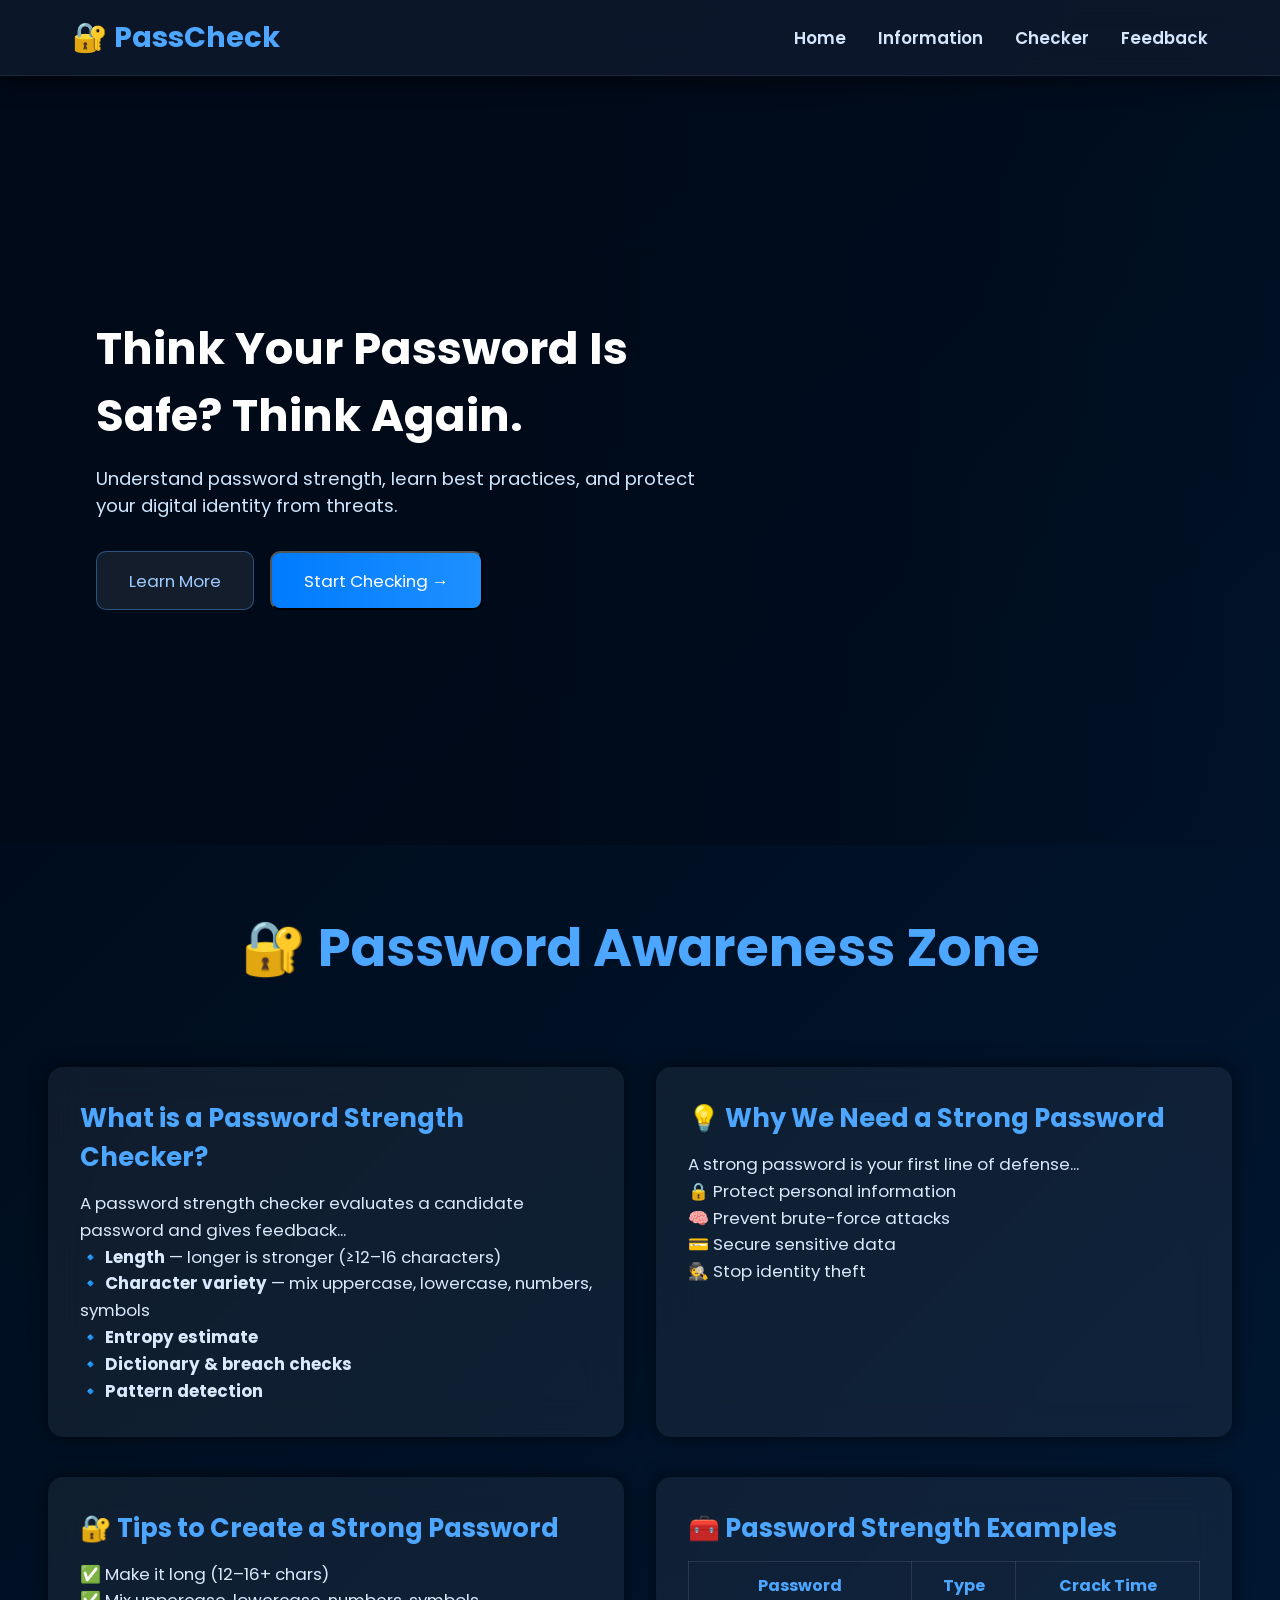
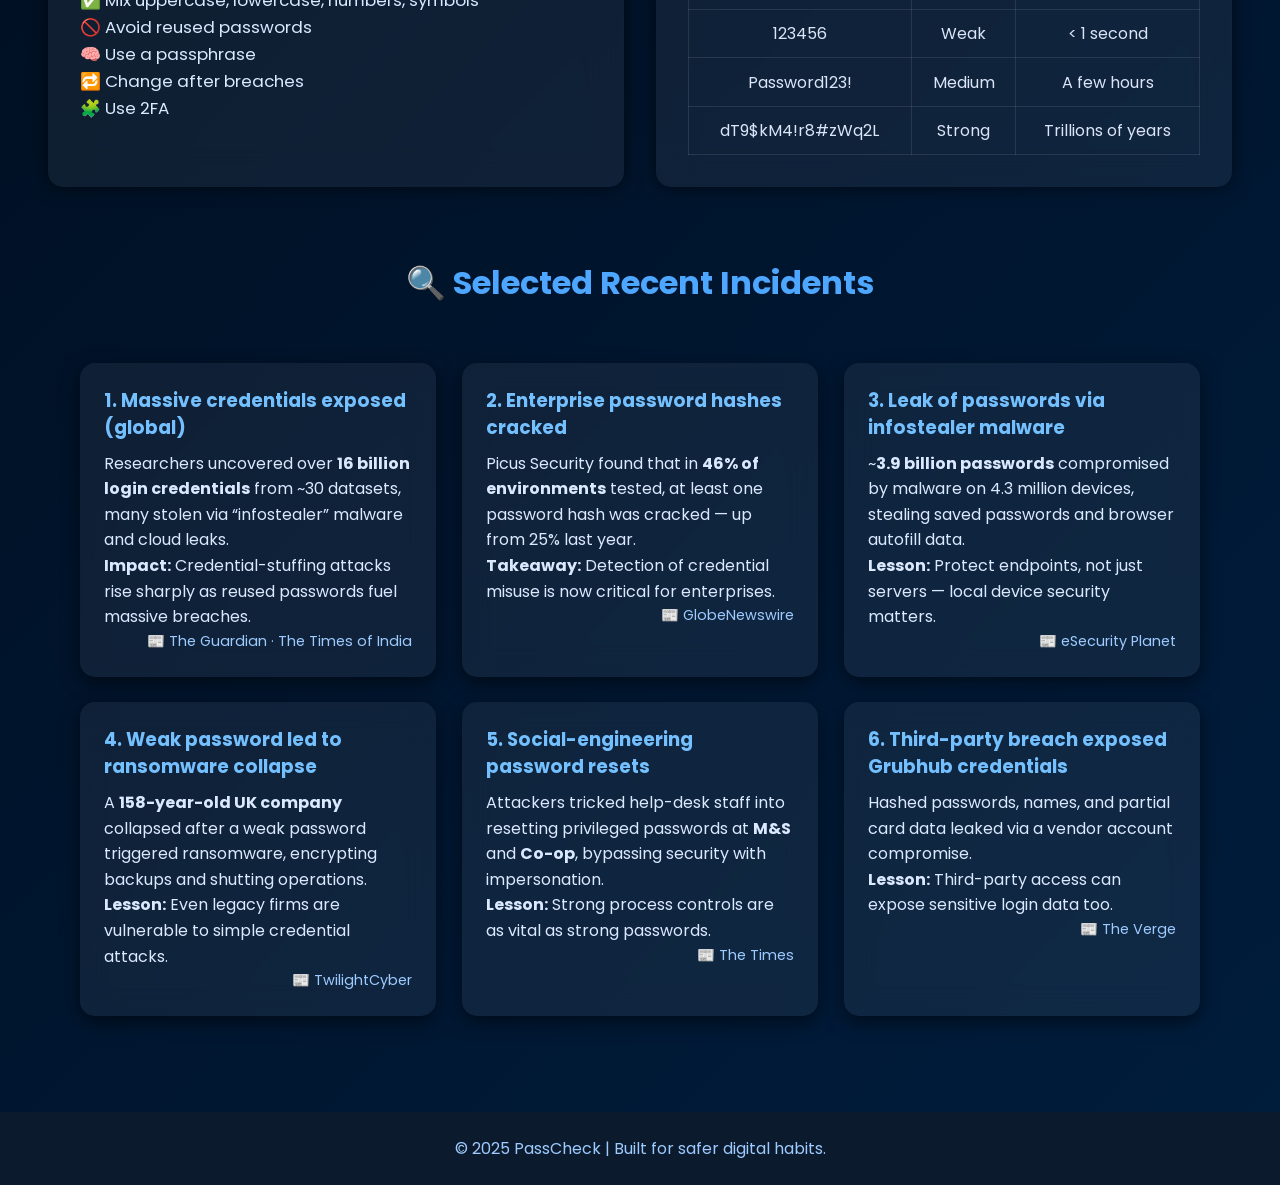
<file: index.html>
<!DOCTYPE html>
<html lang="en">
<head>
  <meta charset="UTF-8" />
  <meta name="viewport" content="width=device-width,initial-scale=1" />
  <title>Home | PassCheck</title>

  <link rel="stylesheet" href="style/main.css" />
  <link rel="stylesheet" href="style/home.css" />
  <link href="https://fonts.googleapis.com/css2?family=Poppins:wght@400;600&display=swap" rel="stylesheet">
</head>

<body class="home-body">

<!-- ✅ NAVBAR (NO LOGIN) -->
<nav class="navbar">
  <div class="nav-inner">
    <div class="logo">🔐 PassCheck</div>

    <!-- Hamburger (mobile only) -->
    <input type="checkbox" id="menu-toggle">
    <label for="menu-toggle" class="menu-icon">☰</label>

    <ul class="nav-links">
      <li><a href="index.html">Home</a></li>
      <li><a href="index.html#info">Information</a></li>
      <li><a href="strength.html">Checker</a></li>
      <li><a href="feedback.html">Feedback</a></li>
    </ul>
  </div>
</nav>



<!-- ✅ HERO -->
<header class="hero">
  <div class="hero-content">
    <h1>Think Your Password Is Safe? Think Again.</h1>
    <p>Understand password strength, learn best practices, and protect your digital identity from threats.</p>

    <div class="hero-buttons">
      <button onclick="document.getElementById('info').scrollIntoView({behavior:'smooth'})" class="learn-btn">Learn More</button>
      <button onclick="window.location.href='strength.html'" class="cta-btn">Start Checking →</button>
    </div>
  </div>
</header>

<!-- ✅ INFORMATION -->
<section id="info" class="awareness-header">
  <h2>🔐 Password Awareness Zone</h2>
</section>

<main class="info-container">

  <div class="info-grid">
    <div class="info-card">
      <h2>What is a Password Strength Checker?</h2>
      <p>A password strength checker evaluates a candidate password and gives feedback...</p>
      <ul>
        <li>🔹 <b>Length</b> — longer is stronger (≥12–16 characters)</li>
        <li>🔹 <b>Character variety</b> — mix uppercase, lowercase, numbers, symbols</li>
        <li>🔹 <b>Entropy estimate</b></li>
        <li>🔹 <b>Dictionary & breach checks</b></li>
        <li>🔹 <b>Pattern detection</b></li>
      </ul>
    </div>

    <div class="info-card">
      <h2>💡 Why We Need a Strong Password</h2>
      <p>A strong password is your first line of defense...</p>
      <ul>
        <li>🔒 Protect personal information</li>
        <li>🧠 Prevent brute-force attacks</li>
        <li>💳 Secure sensitive data</li>
        <li>🕵 Stop identity theft</li>
      </ul>
    </div>
  </div>

  <div class="info-grid">
    <div class="info-card">
      <h2>🔐 Tips to Create a Strong Password</h2>
      <ul>
        <li>✅ Make it long (12–16+ chars)</li>
        <li>✅ Mix uppercase, lowercase, numbers, symbols</li>
        <li>🚫 Avoid reused passwords</li>
        <li>🧠 Use a passphrase</li>
        <li>🔁 Change after breaches</li>
        <li>🧩 Use 2FA</li>
      </ul>
    </div>

    <div class="info-card table-card">
      <h2>🧰 Password Strength Examples</h2>
      <table>
        <tr><th>Password</th><th>Type</th><th>Crack Time</th></tr>
        <tr><td>123456</td><td>Weak</td><td>&lt; 1 second</td></tr>
        <tr><td>Password123!</td><td>Medium</td><td>A few hours</td></tr>
        <tr><td>dT9$kM4!r8#zWq2L</td><td>Strong</td><td>Trillions of years</td></tr>
      </table>
    </div>
  </div>

 <h2 class="section-title">🔍 Selected Recent Incidents</h2>
<div class="incident-grid">

  <div class="incident-card">
    <h3>1. Massive credentials exposed (global)</h3>
    <p>Researchers uncovered over <b>16 billion login credentials</b> from ~30 datasets, many stolen via “infostealer” malware and cloud leaks.</p>
    <p><b>Impact:</b> Credential-stuffing attacks rise sharply as reused passwords fuel massive breaches.</p>
    <p class="source">📰 The Guardian · The Times of India</p>
  </div>

  <div class="incident-card">
    <h3>2. Enterprise password hashes cracked</h3>
    <p>Picus Security found that in <b>46% of environments</b> tested, at least one password hash was cracked — up from 25% last year.</p>
    <p><b>Takeaway:</b> Detection of credential misuse is now critical for enterprises.</p>
    <p class="source">📰 GlobeNewswire</p>
  </div>

  <div class="incident-card">
    <h3>3. Leak of passwords via infostealer malware</h3>
    <p>~<b>3.9 billion passwords</b> compromised by malware on 4.3 million devices, stealing saved passwords and browser autofill data.</p>
    <p><b>Lesson:</b> Protect endpoints, not just servers — local device security matters.</p>
    <p class="source">📰 eSecurity Planet</p>
  </div>

  <div class="incident-card">
    <h3>4. Weak password led to ransomware collapse</h3>
    <p>A <b>158-year-old UK company</b> collapsed after a weak password triggered ransomware, encrypting backups and shutting operations.</p>
    <p><b>Lesson:</b> Even legacy firms are vulnerable to simple credential attacks.</p>
    <p class="source">📰 TwilightCyber</p>
  </div>

  <div class="incident-card">
    <h3>5. Social-engineering password resets</h3>
    <p>Attackers tricked help-desk staff into resetting privileged passwords at <b>M&S</b> and <b>Co-op</b>, bypassing security with impersonation.</p>
    <p><b>Lesson:</b> Strong process controls are as vital as strong passwords.</p>
    <p class="source">📰 The Times</p>
  </div>

  <div class="incident-card">
    <h3>6. Third-party breach exposed Grubhub credentials</h3>
    <p>Hashed passwords, names, and partial card data leaked via a vendor account compromise.</p>
    <p><b>Lesson:</b> Third-party access can expose sensitive login data too.</p>
    <p class="source">📰 The Verge</p>
  </div>

</div>

</main>

<footer>
  © 2025 PassCheck | Built for safer digital habits.
</footer>

<script>
  window.addEventListener("load", () => {
    document.body.classList.add("loaded");
  });
</script>

</body>
</html>
</file>
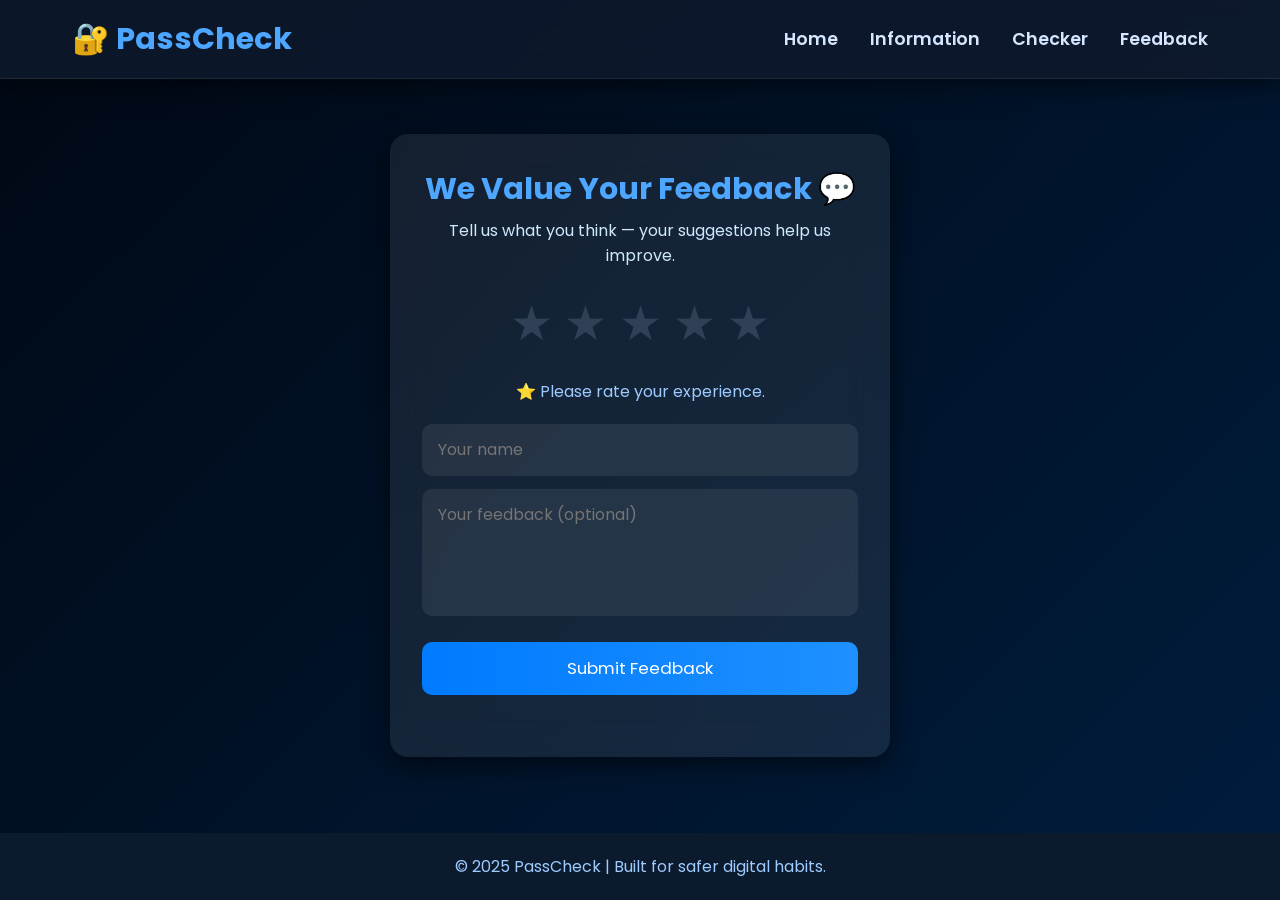
<file: feedback.html>
<!DOCTYPE html>
<html lang="en">
<head>
  <meta charset="UTF-8" />
  <meta name="viewport" content="width=device-width, initial-scale=1" />
  <title>Feedback | PassCheck</title>

  <link rel="stylesheet" href="style/main.css">
  <link rel="stylesheet" href="style/feedback.css">
  <link href="https://fonts.googleapis.com/css2?family=Poppins:wght@400;600&display=swap" rel="stylesheet">
</head>

<body class="feedback-body">

<!-- ✅ NAVBAR (NO LOGIN) -->
<nav class="navbar">
  <div class="nav-inner">
    <div class="logo">🔐 PassCheck</div>

    <!-- Hamburger (mobile only) -->
    <input type="checkbox" id="menu-toggle">
    <label for="menu-toggle" class="menu-icon">☰</label>

    <ul class="nav-links">
      <li><a href="index.html">Home</a></li>
      <li><a href="index.html#info">Information</a></li>
      <li><a href="strength.html">Checker</a></li>
      <li><a href="feedback.html">Feedback</a></li>
    </ul>
  </div>
</nav>



<!-- ✅ FEEDBACK FORM -->
<main class="feedback-container">
  <div class="feedback-card">
    <h1>We Value Your Feedback 💬</h1>
    <p>Tell us what you think — your suggestions help us improve.</p>

    <div class="stars" id="starContainer">
      <span class="star" data-value="1">★</span>
      <span class="star" data-value="2">★</span>
      <span class="star" data-value="3">★</span>
      <span class="star" data-value="4">★</span>
      <span class="star" data-value="5">★</span>
    </div>

    <p id="ratingNote"
  style="color:#9ecbff;text-align:center;min-height:0px;font-size:1rem;margin:0 0 20px 0;">
  ⭐ Please rate your experience.
</p>



    <form id="feedbackForm">
      <input type="text" id="name" placeholder="Your name">
      <textarea id="feedback" rows="4" placeholder="Your feedback (optional)"></textarea>
      <button type="submit" class="submit-btn">Submit Feedback</button>
    </form>

    <p id="statusMsg"
      style="color:#9ecbff;text-align:center;min-height:20px;font-size:0.9rem;margin:10px 0 0 0;">
    </p>

  </div>
</main>

<footer>
  © 2025 PassCheck | Built for safer digital habits.
</footer>

<!-- ✅ FEEDBACK SEND SCRIPT -->
<script>
document.addEventListener("DOMContentLoaded", () => {
  const stars = document.querySelectorAll(".star");
  const feedbackForm = document.getElementById("feedbackForm");
  const feedbackText = document.getElementById("feedback");
  const nameField = document.getElementById("name");
  const messageBox = document.getElementById("ratingNote");
  const statusMsg = document.getElementById("statusMsg");
  let selectedRating = 0;

  stars.forEach((star, idx) => {
    star.addEventListener("click", () => {
      selectedRating = idx + 1;
      stars.forEach((s, i) => s.classList.toggle("glow", i < selectedRating));

      const msgs = {
        1:"😞 Sorry! Tell us how we can improve.",
        2:"😕 Thanks! What could be better?",
        3:"🙂 Good! Any suggestions?",
        4:"😊 Great! What did you like?",
        5:"🤩 Awesome! Thanks for the love!"
      };
      messageBox.textContent = msgs[selectedRating] || "";
    });
  });

  feedbackForm.addEventListener("submit", async (e) => {
    e.preventDefault();

    if (!selectedRating) {
      statusMsg.textContent = "⭐ Please select a rating.";
      return;
    }

    if (selectedRating === 1 && feedbackText.value.trim() === "") {
      statusMsg.textContent = "😞 Feedback required for low rating.";
      return;
    }

    statusMsg.textContent = "⏳ Submitting...";

    const payload = {
      name: nameField.value.trim(),
      rating: selectedRating,
      feedback: feedbackText.value.trim()
    };

    try {
      await fetch(
        "https://script.google.com/macros/s/AKfycbz2Pd_S9rva8Ljfg51_ywLc8BinHDVKEv9saSfont3D30EQpYQU4bT553YVBNBRgwY/exec",
        {
          method:"POST",
          mode:"no-cors",
          headers:{ "Content-Type": "application/json" },
          body:JSON.stringify(payload)
        }
      );

      statusMsg.textContent = "✅ Feedback submitted!";
      feedbackForm.reset();
      stars.forEach(s => s.classList.remove("glow"));
      selectedRating = 0;
      messageBox.textContent = "⭐ Please rate your experience.";

    } catch {
      statusMsg.textContent = "❌ Error submitting feedback.";
    }
  });
});
</script>

<script>
  window.addEventListener("load", () => {
    document.body.classList.add("loaded");
  });
</script>

</body>
</html>
</file>
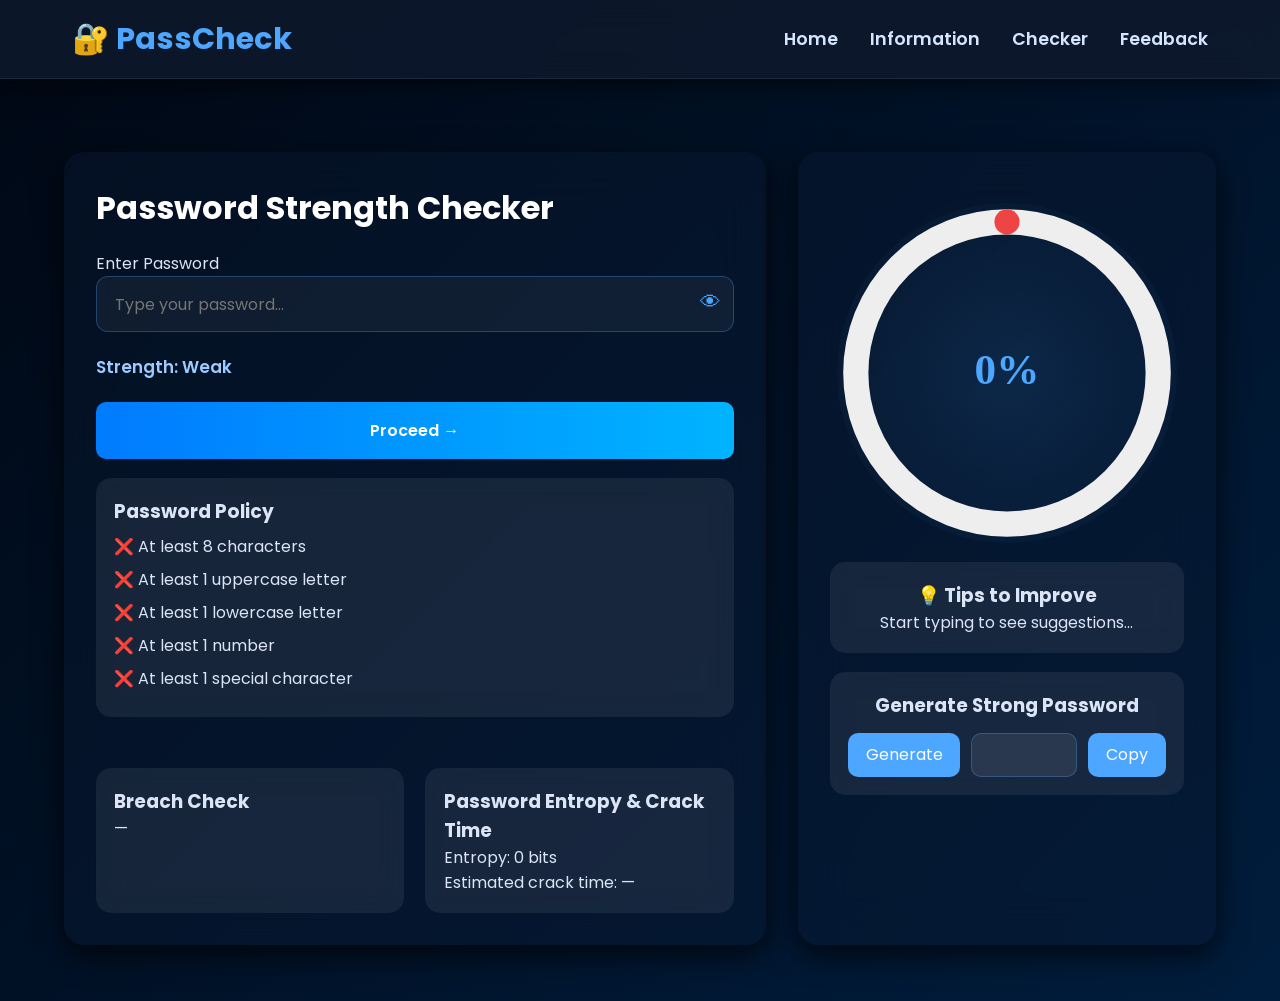
<file: strength.html>
<!DOCTYPE html>
<html lang="en">
<head>
  <meta charset="utf-8" />
  <meta name="viewport" content="width=device-width,initial-scale=1" />
  <title>Password Strength Checker | PassCheck</title>

  <link rel="stylesheet" href="style/main.css">
  <link rel="stylesheet" href="style/strength.css">
  <link href="https://fonts.googleapis.com/css2?family=Poppins:wght@400;600&display=swap" rel="stylesheet">
</head>

<body class="checker-body">

<!-- ✅ NAVBAR (No login system) -->
<nav class="navbar">
  <div class="nav-inner">
    <div class="logo">🔐 PassCheck</div>

    <!-- Hamburger (mobile only) -->
    <input type="checkbox" id="menu-toggle">
    <label for="menu-toggle" class="menu-icon">☰</label>

    <ul class="nav-links">
      <li><a href="index.html">Home</a></li>
      <li><a href="index.html#info">Information</a></li>
      <li><a href="strength.html">Checker</a></li>
      <li><a href="feedback.html">Feedback</a></li>
    </ul>
  </div>
</nav>



<!-- ✅ MAIN CHECKER UI - UNCHANGED -->
<div class="app-container">
  <div class="left-panel">

    <h1>Password Strength Checker</h1>

    <div class="password-section">
      <label for="passwordInput">Enter Password</label>

      <div class="password-input">
        <input type="password" id="passwordInput" placeholder="Type your password..." />
        <button id="toggleBtn">👁</button>
      </div>

      <div class="strength-row" style="position:relative; height:25px;">
        <span id="strengthText" style="position:absolute; left:0; font-weight:600;">Strength: Weak</span>

        <span id="warningInline" style="
          position:absolute;
          left:50%;
          transform:translateX(-50%);
          color:#ffae7f;
          font-weight:600;
          display:none;
        ">
          ⚠ Please enter a password first.
        </span>
      </div>

      <button id="proceedBtn" class="proceed-btn">Proceed →</button>
    </div>

    <div class="card policy-card">
      <h3>Password Policy</h3>
      <ul id="policyList">
        <li id="lengthRule">❌ At least 8 characters</li>
        <li id="upperRule">❌ At least 1 uppercase letter</li>
        <li id="lowerRule">❌ At least 1 lowercase letter</li>
        <li id="numberRule">❌ At least 1 number</li>
        <li id="specialRule">❌ At least 1 special character</li>
      </ul>
    </div>

    <div class="row-cards">
      <div class="card breach-card">
        <h3>Breach Check</h3>
        <p id="breachResult">—</p>
      </div>

      <div class="card entropy-card">
        <h3>Password Entropy & Crack Time</h3>
        <p id="entropyText">Entropy: 0 bits</p>
        <p id="crackTime">Estimated crack time: —</p>
      </div>
    </div>
  </div>

  <div class="right-panel">
    <div class="meter-area">
      <canvas id="strengthMeter" width="360" height="360"></canvas>
    </div>

    <div class="tips-card">
      <h3>💡 Tips to Improve</h3>
      <p id="tipsText">Start typing to see suggestions...</p>
    </div>

    <div class="card generator-card">
      <h3>Generate Strong Password</h3>
      <div class="generator-controls">
        <button id="generateBtn">Generate</button>
        <input type="text" id="generatedPass" readonly />
        <button id="copyBtn">Copy</button>
      </div>
    </div>
  </div>
</div>

<!-- ✅ ORIGINAL SCRIPTS -->
<script src="scripts/breachCheck.js"></script>
<script src="scripts/entropyCrack.js"></script>
<script src="scripts/generator.js"></script>
<script src="scripts/policy.js"></script>
<script src="scripts/strength.js"></script>
<script src="scripts/meterAndTips.js"></script>
<script src="scripts/main.js"></script>

<script>
  window.addEventListener("load", () => {
    document.body.classList.add("loaded");
  });
</script>

</body>
</html>
</file>
<file: style/main.css>
/* ==== GLOBAL BASE ==== */
* {
  margin: 0;
  padding: 0;
  box-sizing: border-box;
  font-family: 'Poppins', sans-serif;
}

html {
  scroll-behavior: smooth;
  scroll-padding-top: 100px;
  max-width: 100%;
  overflow-x: hidden;
}

body {
  background: linear-gradient(135deg, #000814, #001d3d);
  color: #dbe9ff;
  overflow-x: hidden;
  opacity: 0;
  transition: opacity 0.3s ease;
}

body.loaded {
  opacity: 1;
}

/* ==== NAVBAR (Desktop + Mobile) ==== */
.navbar {
  width: 100%;
  background: rgba(15, 25, 45, 0.85);
  backdrop-filter: blur(15px);
  position: fixed;
  top: 0;
  left: 0;
  z-index: 50;
  border-bottom: 1px solid rgba(255,255,255,0.08);
  box-shadow: 0 4px 25px rgba(0,0,0,0.6);
}

.nav-inner {
  max-width: 1200px;
  margin: auto;
  padding: 1rem 2rem;
  display: flex;
  justify-content: space-between;
  align-items: center;
}

.logo {
  font-size: 1.9rem;
  font-weight: 700;
  color: #4da6ff;
  white-space: nowrap;
}

/* ----- Desktop Menu ----- */
.nav-links {
  display: flex;
  list-style: none;
  gap: 2rem;
}

.nav-links a {
  color: #d6e6ff;
  text-decoration: none;
  font-weight: 600;
  font-size: 1.1rem;
  transition: 0.3s;
}

.nav-links a:hover,
.nav-links a.active {
  color: #4da6ff;
}

/* ----- Mobile Hamburger ----- */
#menu-toggle {
  display: none;
}

.menu-icon {
  display: none;
  font-size: 2rem;
  color: #4da6ff;
  cursor: pointer;
}

/* ----- Mobile Layout ----- */
@media (max-width: 820px) {

  .menu-icon {
    display: block;
  }

  .nav-links {
    display: none;
    position: absolute;
    top: 70px;
    right: 0;
    width: 100%;
    background: rgba(15, 25, 45, 0.97);
    backdrop-filter: blur(15px);
    flex-direction: column;
    align-items: center;
    gap: 1.4rem;
    padding: 1.4rem 0;
  }

  #menu-toggle:checked ~ .nav-links {
    display: flex;
  }

  .logo {
    font-size: 1.5rem;
  }
}

/* ==== Button disabled ==== */
.proceed-btn.disabled,
.proceed-btn:disabled {
  opacity: 0.65;
  cursor: not-allowed;
}

/* ==== Strength + Warning Text ==== */
.strength-row {
  position: relative;
  width: 100%;
  height: 22px;
  margin: 5px 0 10px;
}

#strengthText {
  position: absolute;
  left: 0;
  font-size: 1.15rem;
  font-weight: 600;
}

.warning {
  position: absolute;
  left: 50%;
  transform: translateX(-50%);
  color: #ffb84d;
  font-weight: 600;
  display: none;
}

.warning.show {
  display: inline;
}

/* ===== TABLE FIX (Centered & Mobile Safe) ===== */
table {
  width: 100%;
  max-width: 650px;
  margin: 0 auto;
  border-collapse: collapse;
}

@media (max-width: 700px) {
  table {
    width: 95%;
    font-size: 0.9rem;
  }
  td, th {
    padding: 6px;
    word-break: break-word;
  }
}
@media (max-width: 800px) {
  .row-cards {
    flex-direction: column !important;
    gap: 1rem;
  }

  .breach-card,
  .entropy-card {
    width: 100% !important;
  }
}
@media (min-width: 1000px) {
  .app-container {
    display: flex;
    flex-direction: row;
  }
}
</file>
<file: style/home.css>
/* === HOME PAGE (FINAL CLEAN RESPONSIVE VERSION) === */
html {
  scroll-behavior: smooth;
  scroll-padding-top: 100px;
}
* {
  margin: 0;
  padding: 0;
  box-sizing: border-box;
  font-family: 'Poppins', sans-serif;
}
.home-body {
  background: linear-gradient(135deg, #000814, #001d3d);
  color: #dce5f7;
  min-height: 100vh;
  overflow-x: hidden;
}

/* ✅ NAVBAR (uses same design as other pages) */
.navbar {
  width: 100%;
  background: rgba(15, 25, 45, 0.85);
  backdrop-filter: blur(15px);
  position: fixed;
  top: 0;
  left: 0;
  z-index: 50;
  border-bottom: 1px solid rgba(255, 255, 255, 0.08);
  box-shadow: 0 4px 25px rgba(0, 0, 0, 0.6);
}
.nav-inner {
  max-width: 1200px;
  margin: auto;
  padding: 1rem 2rem;
  display: flex;
  justify-content: space-between;
  align-items: center;
}
.logo {
  color: #4da6ff;
  font-size: 1.8rem;
  font-weight: 700;
}
.nav-links {
  display: flex;
  list-style: none;
  gap: 2rem;
}
.nav-links a {
  color: #d6e6ff;
  text-decoration: none;
  font-weight: 600;
  font-size: 1.05rem;
}
.nav-links a:hover {
  color: #4da6ff;
}
.menu-icon {
  display: none;
  font-size: 2rem;
  color: #4da6ff;
  cursor: pointer;
}
#menu-toggle {
  display: none;
}

/* ✅ MOBILE NAVBAR */
@media (max-width: 820px) {
  .menu-icon {
    display: block;
  }
  .nav-links {
    display: none;
    position: absolute;
    top: 70px;
    width: 100%;
    right: 0;
    background: rgba(15, 25, 45, 0.97);
    backdrop-filter: blur(15px);
    flex-direction: column;
    align-items: center;
    gap: 1.2rem;
    padding: 1.3rem 0;
  }
  #menu-toggle:checked ~ .nav-links {
    display: flex;
  }
}

/* ✅ HERO */
.hero {
  height: 85vh;
  background: url('https://images.unsplash.com/photo-1605902711622-cfb43c4437b5?auto=format&fit=crop&w=1600&q=80')
    center/cover no-repeat;
  display: flex;
  align-items: center;
  justify-content: flex-start;
  padding: 0 6rem;
  position: relative;
  margin-top: 80px;
}
.hero::before {
  content: '';
  position: absolute;
  inset: 0;
  background: linear-gradient(90deg, rgba(0, 10, 25, 0.95) 40%, rgba(0, 10, 25, 0.5) 70%, transparent);
}
.hero-content {
  position: relative;
  z-index: 2;
  max-width: 600px;
}
.hero-content h1 {
  font-size: 2.8rem;
  color: #fff;
  font-weight: 700;
  margin-bottom: 1rem;
}
.hero-content p {
  font-size: 1.15rem;
  color: #cfe6ff;
  margin-bottom: 2rem;
}
.hero-buttons {
  display: flex;
  gap: 1rem;
}
.cta-btn,
.learn-btn {
  border-radius: 10px;
  padding: 0.9rem 2rem;
  font-size: 1.05rem;
  cursor: pointer;
  transition: 0.3s;
}
.cta-btn {
  background: linear-gradient(90deg, #007bff, #1e90ff);
  color: white;
}
.learn-btn {
  background: rgba(255, 255, 255, 0.08);
  border: 1px solid rgba(77, 166, 255, 0.4);
  color: #9ecbff;
}

/* ✅ HERO MOBILE FIX */
@media (max-width: 850px) {
  .hero {
    padding: 1.5rem;
    text-align: center;
    justify-content: center;
    height: auto;
  }
  .hero::before {
    background: rgba(0, 10, 25, 0.85);
  }
  .hero-content {
    max-width: 100%;
  }
  .hero-content h1 {
    font-size: 2rem;
    line-height: 1.3;
  }
  .hero-content p {
    font-size: 1rem;
    line-height: 1.5;
  }
  .hero-buttons {
    flex-direction: column;
    align-items: center;
    width: 100%;
  }
  .cta-btn,
  .learn-btn {
    width: 100%;
    font-size: 1rem;
  }
}

/* ✅ SECTION HEADINGS */
.awareness-header,
.section-title {
  text-align: center;
  color: #4da6ff;
  font-size: 2.2rem;
  font-weight: 700;
  margin: 4rem 0 1rem;
}

/* ✅ INFO SECTION */
.info-container {
  max-width: 1300px;
  margin: auto;
  padding: 4rem 3rem 3rem;
  display: flex;
  flex-direction: column;
  gap: 2.5rem;
}
.info-grid {
  display: grid;
  grid-template-columns: repeat(auto-fit, minmax(400px, 1fr));
  gap: 2rem;
}
.info-card {
  background: rgba(255, 255, 255, 0.06);
  backdrop-filter: blur(18px);
  border-radius: 15px;
  padding: 2rem;
  box-shadow: 0 0 18px rgba(0, 0, 0, 0.6);
}
.info-card h2 {
  font-size: 1.6rem;
  color: #4da6ff;
  margin-bottom: 0.8rem;
}
.info-card p,
.info-card li {
  font-size: 1.05rem;
  color: #dbe9ff;
  line-height: 1.6;
}
.info-card ul,
.info-card li {
  list-style: none !important;
}

/* ✅ TABLE CENTER FIX */
.table-card table {
  width: 100%;
  max-width: 800px;
  margin: auto;
  border-collapse: collapse;
  border: 1px solid rgba(255, 255, 255, 0.08);
}
.table-card th,
.table-card td {
  padding: 0.7rem;
  border: 1px solid rgba(255, 255, 255, 0.1);
  text-align: center;
}
.table-card th {
  color: #4da6ff;
}

/* ✅ INCIDENT GRID */
.section-title {
  text-align: center;
  color: #4da6ff;
  font-size: 2rem;
  margin-top: 2rem;
}
.incident-grid {
  max-width: 1300px;
  margin: auto;
  display: grid;
  grid-template-columns: repeat(3, 1fr);
  gap: 1.6rem;
  padding: 0 2rem 3rem;
}
.incident-card {
  background: rgba(255, 255, 255, 0.06);
  backdrop-filter: blur(15px);
  border-radius: 15px;
  padding: 1.5rem;
  box-shadow: 0 6px 18px rgba(0, 0, 0, 0.5);
}
.incident-card h3 {
  color: #74c0ff;
  font-size: 1.15rem;
  margin-bottom: 0.6rem;
}
.incident-card p {
  font-size: 1rem;
  color: #dbe9ff;
  line-height: 1.6;
}
.incident-card .source {
  text-align: right;
  font-size: 0.9rem;
  color: #9ecbff;
}

/* ✅ FOOTER */
footer {
  text-align: center;
  padding: 1.5rem;
  background: #0b1a2d;
  color: #9ecbff;
}

/* ✅ RESPONSIVE FIXES */
@media (max-width: 1100px) {
  .incident-grid {
    grid-template-columns: repeat(2, 1fr);
  }
}
@media (max-width: 700px) {
  .incident-grid {
    grid-template-columns: 1fr;
  }
  .info-grid {
    grid-template-columns: 1fr;
  }
  .info-container {
    padding: 2rem 1.2rem;
  }
}
</file>
<file: style/feedback.css>
/* === FEEDBACK PAGE === */
.feedback-body {
  background: linear-gradient(135deg, #000814, #001d3d);
  color: #dbe9ff;
  display: flex;
  flex-direction: column;
  align-items: center;
  min-height: 100vh;
  padding-top: 110px;
  overflow-x: hidden;
}

/* Center container */
.feedback-container {
  display: flex;
  justify-content: center;
  width: 100%;
  padding: 1.5rem;
}

/* Card */
.feedback-card {
  background: rgba(255, 255, 255, 0.08);
  backdrop-filter: blur(20px);
  border-radius: 18px;
  padding: 2rem 2rem;
  width: 90%;
  max-width: 500px;
  box-shadow: 0 8px 25px rgba(0, 0, 0, 0.55);
  text-align: center;
}

/* Heading + Paragraph */
.feedback-card h1 {
  color: #4da6ff;
  margin-bottom: 0.4rem;
  font-size: 1.9rem;
}

.feedback-card p {
  color: #cfe9ff;
  margin-bottom: 1.2rem;
  font-size: 1rem;
}

/* Star Row */
.stars {
  display: flex;
  justify-content: center;
  gap: 0.7rem;
  margin-bottom: 1.2rem;
}

.star {
  font-size: 3rem;
  color: #314056;
  cursor: pointer;
  transition: color 0.25s, text-shadow 0.25s, transform 0.2s;
}

.star.glow,
.star.active {
  color: #ffb300;
  transform: scale(1.15);
  text-shadow: 0 0 12px #4da6ff, 0 0 20px #4da6ff;
}

.star:hover {
  transform: scale(1.25);
}

/* Form */
#feedbackForm {
  display: flex;
  flex-direction: column;
  gap: 0.8rem;
}

#feedbackForm input,
#feedbackForm textarea {
  width: 100%;
  background: rgba(255,255,255,0.07);
  padding: 0.85rem 1rem;
  border-radius: 10px;
  border: none;
  font-size: 1rem;
  color: #dbe9ff;
  outline: none;
  resize: none;
}

/* Submit */
.submit-btn {
  background: linear-gradient(90deg,#007bff,#1e90ff);
  border: none;
  border-radius: 10px;
  color: #fff;
  padding: 0.85rem 1.4rem;
  font-size: 1.05rem;
  cursor: pointer;
  transition: 0.25s;
  margin-top: 0.8rem;
}

.submit-btn:hover {
  transform: translateY(-2px);
  box-shadow: 0 0 20px rgba(0,140,255,0.5);
}

/* Chrome Autofill Fix */
input:-webkit-autofill,
textarea:-webkit-autofill {
  -webkit-box-shadow: 0 0 0 1000px rgba(255,255,255,0.08) inset !important;
  -webkit-text-fill-color: #dbe9ff !important;
}

/* Footer */
footer {
  text-align: center;
  color: #9ecbff;
  padding: 1.3rem;
  background: #0b1a2d;
  width: 100%;
  margin-top: auto;
}

/* ===== MOBILE RESPONSIVENESS ===== */
@media (max-width: 850px) {
  .feedback-card {
    width: 92%;
    padding: 1.5rem;
  }

  .star {
    font-size: 2.4rem;
  }

  textarea {
    height: 90px;
  }

  .submit-btn {
    width: 100%;
  }
}

@media (max-width: 480px) {
  .feedback-card {
    padding: 1.1rem;
  }

  .feedback-card h1 {
    font-size: 1.6rem;
  }

  .star {
    font-size: 2.1rem;
  }

  #feedbackForm input,
  #feedbackForm textarea {
    font-size: 0.9rem;
    padding: 0.75rem;
  }
}
</file>
<file: style/strength.css>
/* === PASSWORD STRENGTH CHECKER PAGE === */
body {
  background: linear-gradient(135deg, #000814, #001d3d);
  color: #dce5f7;
  font-family: 'Poppins', sans-serif;
  padding-top: 6rem;
  overflow-x: hidden;
  min-height: 100vh;
}

/* --- Main Layout --- */
.app-container {
  width: 90%;
  margin: 3.5rem auto;
  display: flex;
  justify-content: space-between;
  gap: 2rem;
}

/* --- Panels --- */
.left-panel, .right-panel {
  background: rgba(10, 25, 50, 0.45);
  backdrop-filter: blur(25px);
  border-radius: 20px;
  box-shadow: 0 10px 30px rgba(0, 0, 0, 0.7);
  padding: 2rem;
  color: #dce5f7;
}

.left-panel { flex: 1.8; }
.right-panel { flex: 1; text-align: center; }

/* --- Title --- */
h1 {
  font-size: 2rem;
  font-weight: 700;
  margin-bottom: 1.2rem;
  color: #fff;
}

/* --- Password Input --- */
.password-input {
  position: relative;
  margin-bottom: 1rem;
}

.password-input input {
  width: 100%;
  padding: 0.9rem 3rem 0.9rem 1.1rem;
  border-radius: 12px;
  border: 1px solid rgba(77, 166, 255, 0.3);
  background: rgba(255, 255, 255, 0.05);
  color: #fff;
  font-size: 1rem;
}

.password-input button {
  position: absolute;
  right: 13px;
  top: 10px;
  font-size: 1.3rem;
  color: #4da6ff;
  background: none;
  border: none;
  cursor: pointer;
}

/* --- Proceed Button --- */
.proceed-btn {
  width: 100%;
  padding: 1rem;
  border: none;
  border-radius: 10px;
  font-size: 1rem;
  font-weight: 600;
  cursor: pointer;
  background: linear-gradient(90deg, #007bff, #00b4ff);
  color: #fff;
  margin-top: 1.2rem;
  transition: 0.25s;
}

.proceed-btn:hover {
  transform: translateY(-2px);
  box-shadow: 0 0 20px rgba(0, 140, 255, 0.5);
}

/* ---- Strength Text ---- */
#strengthText {
  font-size: 1.05rem;
  color: #9ecbff;
  margin-top: 0.4rem;
  font-weight: 600;
}

/* --- Cards --- */
.card, .tips-card, .generator-card {
  background: rgba(255, 255, 255, 0.07);
  backdrop-filter: blur(16px);
  border-radius: 15px;
  padding: 1.15rem;
  margin-top: 1.2rem;
}

/* ---- Password Policy ---- */
.policy-card ul li {
  list-style: none;
  margin: 8px 0;
  font-size: 1rem;
}

/* ---- Meter ---- */
.meter-area {
  width: 340px;
  height: 340px;
  display: flex;
  justify-content: center;
  align-items: center;
  margin: 1.2rem auto;
  border-radius: 50%;
  background: radial-gradient(circle, rgba(77,166,255,0.12), transparent);
}

/* --- Side-by-side breach + entropy --- */
.row-cards {
  display: flex;
  justify-content: space-between;
  gap: 1.3rem;
  margin-top: 2rem;
}
.breach-card, .entropy-card { flex: 1; }

/* --- Generator --- */
.generator-controls {
  display: flex;
  justify-content: center;
  gap: 0.7rem;
  margin-top: 0.8rem;
}

.generator-controls input {
  width: 60%;
  padding: 0.6rem;
  color: #fff;
  background: rgba(255,255,255,0.08);
  border: 1px solid rgba(77,166,255,0.3);
  border-radius: 10px;
  text-align: center;
}

.generator-controls button {
  padding: 0.6rem 1.1rem;
  font-size: 1rem;
  background: #4da6ff;
  color: white;
  border-radius: 10px;
  border: none;
  cursor: pointer;
  transition: 0.2s;
}
.generator-controls button:hover {
  background: #007bff;
}

/* ✅ MOBILE FIX */
@media (max-width: 920px) {
  .app-container {
    flex-direction: column;
    width: 94%;
  }

  h1 {
    text-align: center;
    font-size: 1.6rem;
  }

  .meter-area {
    width: 250px;
    height: 250px;
  }

  .password-input input {
    font-size: 0.95rem;
  }

  .row-cards {
    flex-direction: column;
  }

  .generator-controls {
    flex-direction: column;
    width: 100%;
    gap: 0.5rem;
  }

  #generatedPass {
    width: 100%;
  }
}

/* ✅ SMALL PHONES */
@media (max-width: 480px) {
  h1 {
    font-size: 1.45rem;
  }

  .meter-area {
    width: 200px !important;
    height: 200px !important;
  }

  .card, .generator-card {
    padding: 0.9rem;
  }

  body {
    padding-top: 5rem;
  }
}
/* ✅ MOBILE FIX FOR STRENGTH CHECKER */
@media (max-width: 900px) {

  .app-container {
    flex-direction: column !important;
    padding: 1rem;
    gap: 1rem;
  }

  .left-panel,
  .right-panel {
    width: 100%;
    padding: 1rem 1rem;
    margin: 0;
    border-radius: 15px;
  }

  h1 {
    font-size: 1.6rem;
    text-align: center;
    margin-bottom: 0.8rem;
  }

  /* ✅ Meter smaller on phone */
  #strengthMeter {
    width: 220px !important;
    height: 220px !important;
  }

  .meter-area {
    width: 100%;
    display: flex;
    justify-content: center;
    margin: 0 auto 1rem;
  }

  /* ✅ Generator + Output */
  .generator-controls {
    flex-direction: column;
    width: 100%;
    gap: 10px;
  }

  #generatedPass {
    width: 100%;
  }

  /* ✅ Put Breach & Crack into Column */
  .row-cards {
    flex-direction: column !important;
    gap: 1rem;
    width: 100%;
  }

  .breach-card,
  .entropy-card {
    width: 100%;
    padding: 1rem;
  }
}

/* ✅ Extra small devices */
@media (max-width: 450px) {
  #strengthMeter {
    width: 180px !important;
    height: 180px !important;
  }
}
/* ✅ Fix meter + tips collision on mobile */
@media (max-width: 900px) {

  .right-panel {
    padding: 1rem;
    display: flex;
    flex-direction: column;
    align-items: center;
  }

  .meter-area {
    margin-bottom: 1rem;
  }

  #strengthMeter {
    width: 200px !important;
    height: 200px !important;
  }

  .tips-card {
    margin-top: 0;
    width: 100%;
  }
}
@media (max-width: 900px) {
  .meter-area {
    background: radial-gradient(circle, rgba(77,166,255,0.05), transparent);
  }
}
</file>
